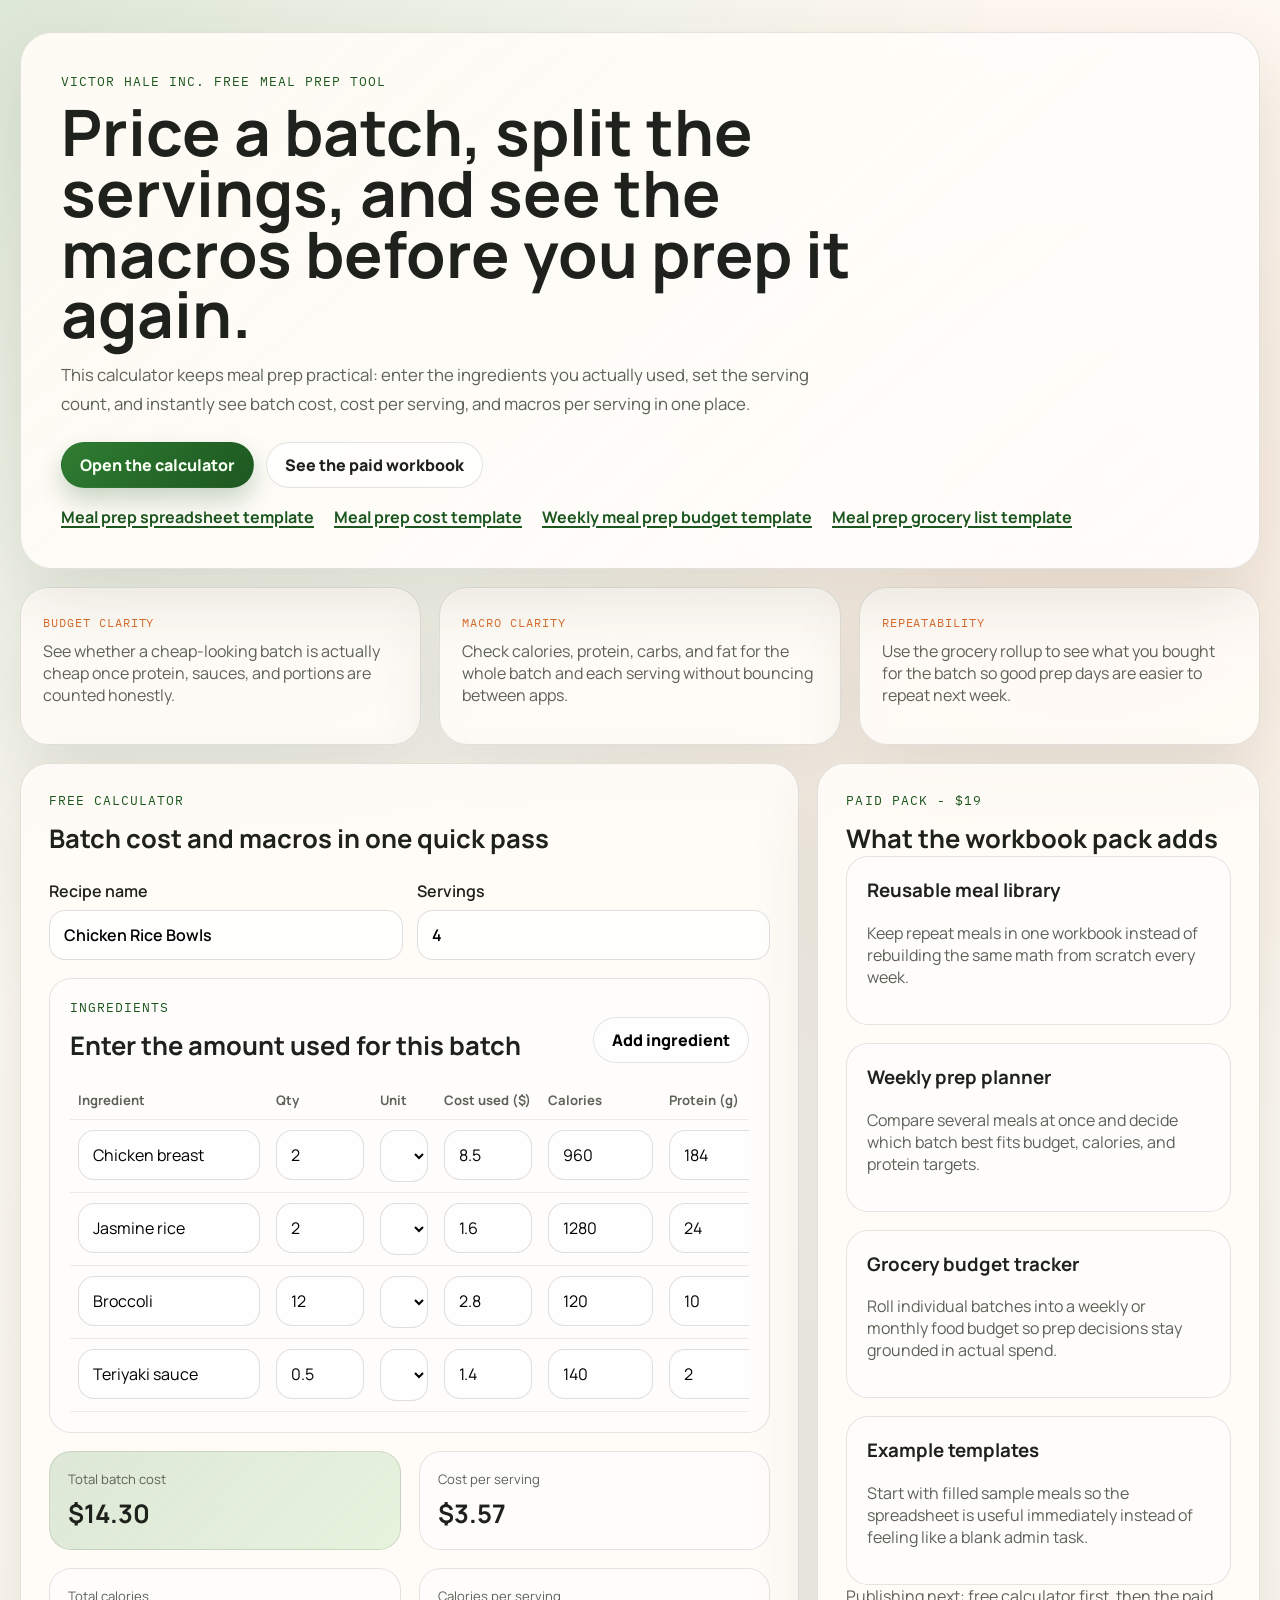
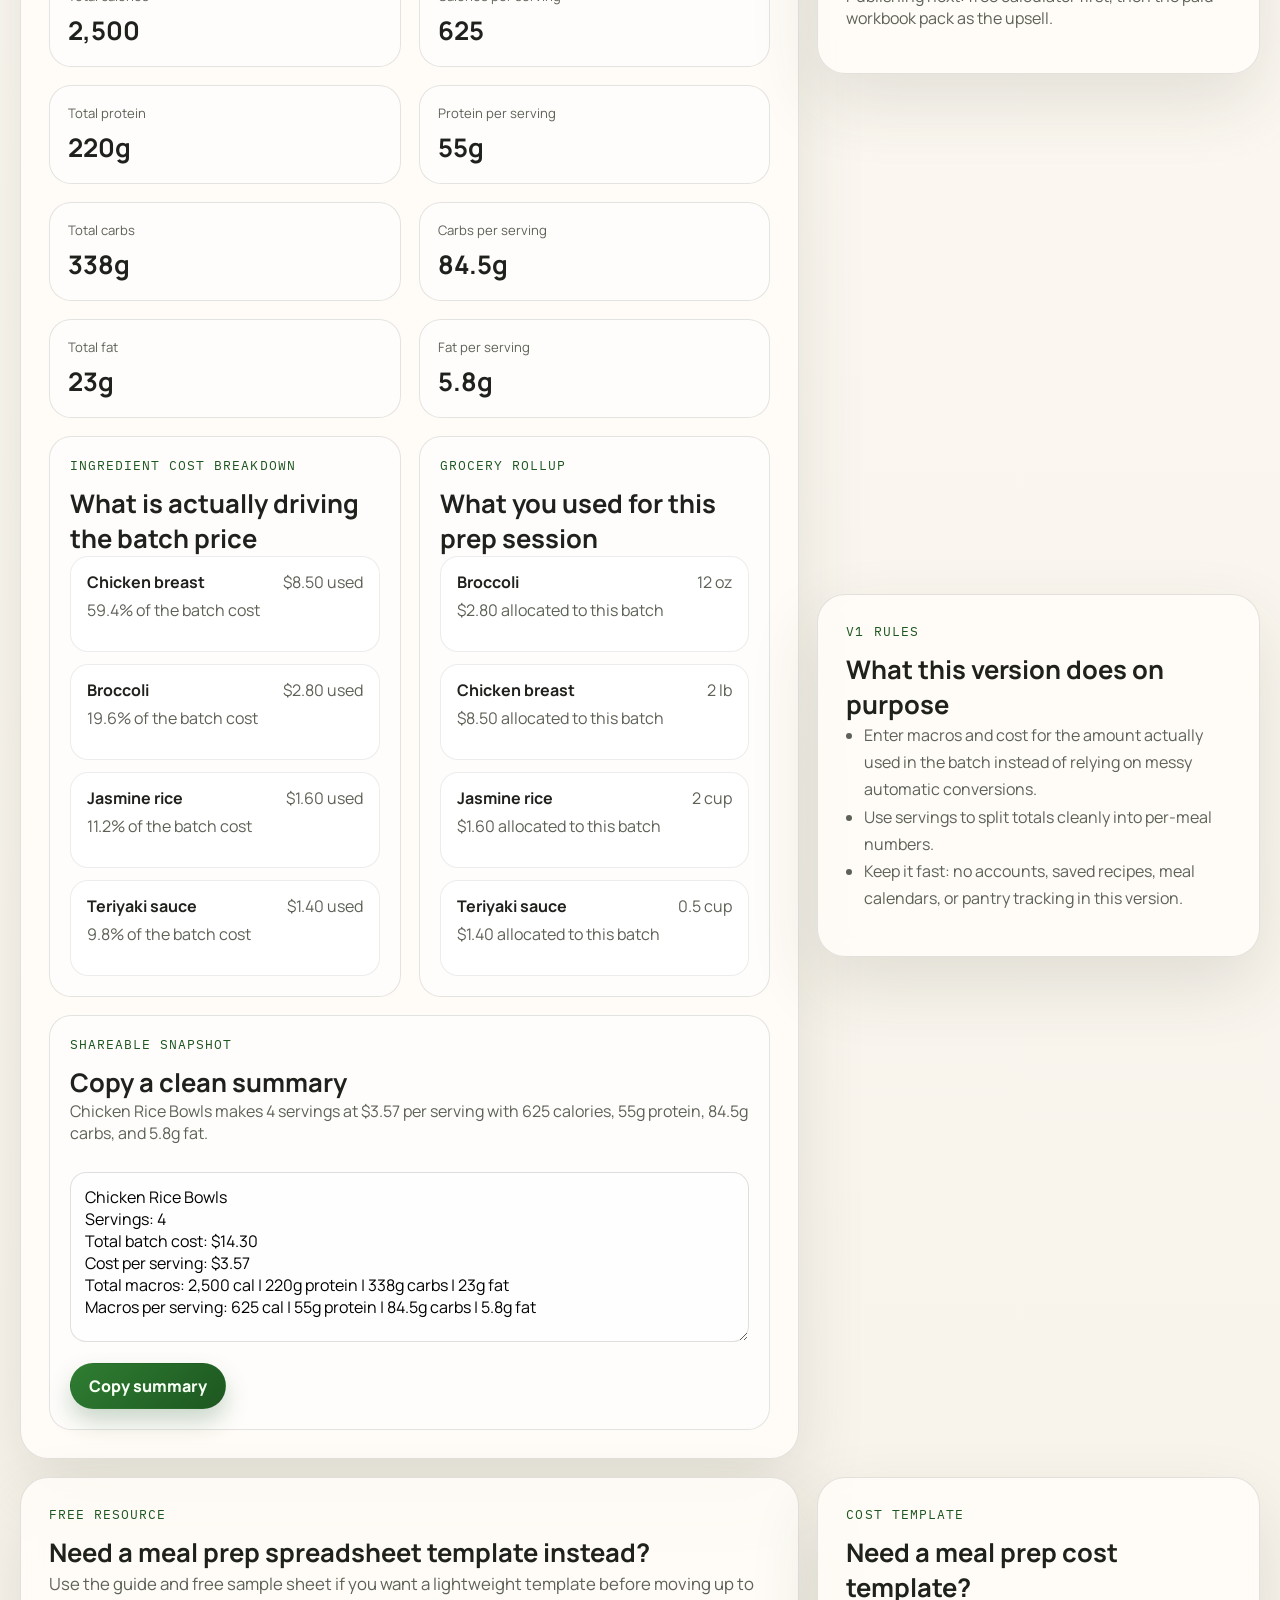
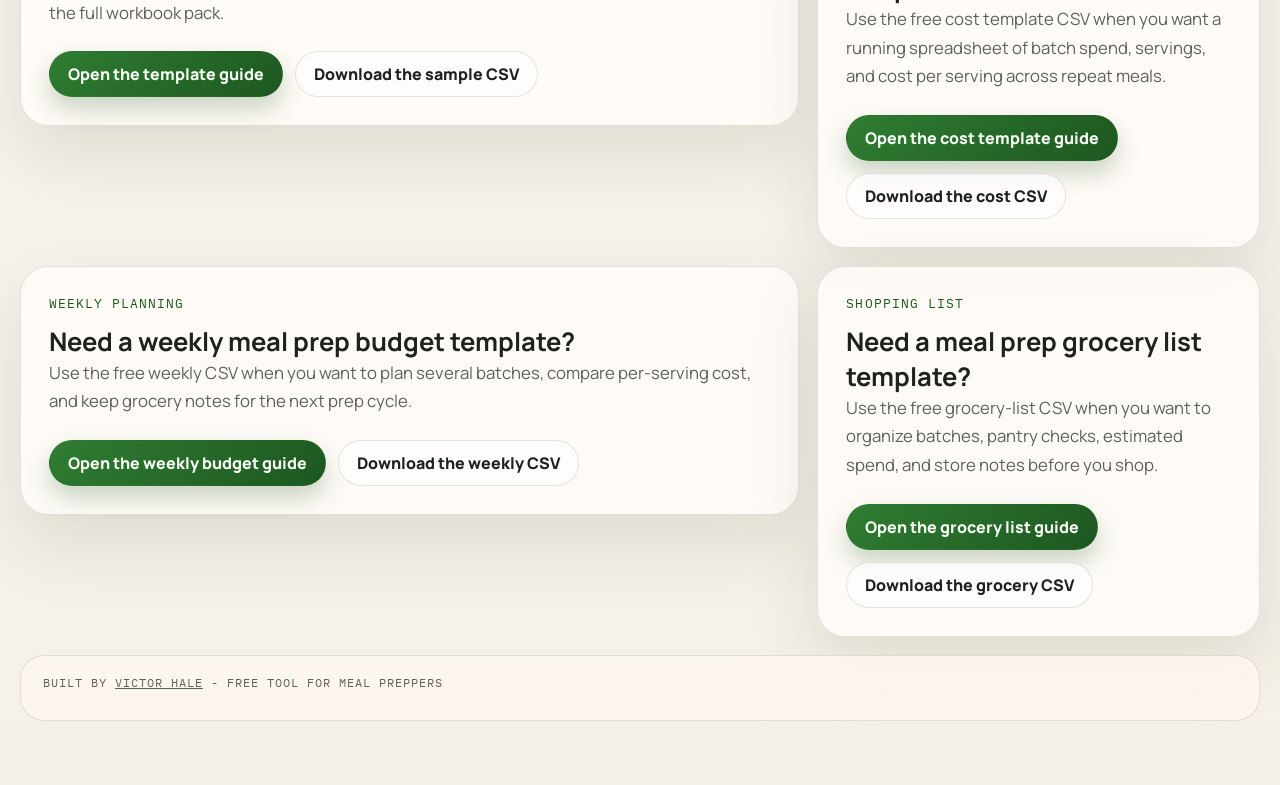
<file: index.html>
<!doctype html>
<html lang="en">
  <head>
    <meta charset="utf-8">
    <meta name="viewport" content="width=device-width, initial-scale=1">
    <title>Meal Prep Cost Calculator</title>
    <meta
      name="description"
      content="Free meal prep cost calculator for batch cooks who want cost per serving and macros per serving in one workflow."
    >
    <link rel="preconnect" href="https://fonts.googleapis.com">
    <link rel="preconnect" href="https://fonts.gstatic.com" crossorigin>
    <link
      href="https://fonts.googleapis.com/css2?family=Manrope:wght@400;500;700;800&family=IBM+Plex+Mono:wght@400;500&display=swap"
      rel="stylesheet"
    >
    <link rel="stylesheet" href="styles.css">
  </head>
  <body>
    <div class="page-shell">
      <header class="hero">
        <p class="eyebrow">Victor Hale Inc. Free Meal Prep Tool</p>
        <h1>Price a batch, split the servings, and see the macros before you prep it again.</h1>
        <p class="hero-copy">
          This calculator keeps meal prep practical: enter the ingredients you actually used, set the serving count,
          and instantly see batch cost, cost per serving, and macros per serving in one place.
        </p>
        <div class="hero-actions">
          <a class="button button-primary" href="#calculator">Open the calculator</a>
          <a class="button button-secondary" href="#paid-pack">See the paid workbook</a>
        </div>
        <div class="resource-links">
          <a href="meal-prep-spreadsheet-template.html">Meal prep spreadsheet template</a>
          <a href="meal-prep-cost-template.html">Meal prep cost template</a>
          <a href="weekly-meal-prep-budget-template.html">Weekly meal prep budget template</a>
          <a href="meal-prep-grocery-list-template.html">Meal prep grocery list template</a>
        </div>
      </header>

      <section class="proof-strip" aria-label="Meal prep tool benefits">
        <article>
          <span>Budget clarity</span>
          <p>See whether a cheap-looking batch is actually cheap once protein, sauces, and portions are counted honestly.</p>
        </article>
        <article>
          <span>Macro clarity</span>
          <p>Check calories, protein, carbs, and fat for the whole batch and each serving without bouncing between apps.</p>
        </article>
        <article>
          <span>Repeatability</span>
          <p>Use the grocery rollup to see what you bought for the batch so good prep days are easier to repeat next week.</p>
        </article>
      </section>

      <main class="content-grid">
        <section class="card calculator-card" id="calculator">
          <div class="card-head">
            <p class="kicker">Free calculator</p>
            <h2>Batch cost and macros in one quick pass</h2>
          </div>

          <div class="recipe-head">
            <label>
              Recipe name
              <input id="recipeName" type="text" value="Chicken Rice Bowls" placeholder="Ex: High-protein burrito bowls">
            </label>
            <label>
              Servings
              <input id="servings" type="number" min="1" step="1" value="4">
            </label>
          </div>

          <div class="table-card">
            <div class="table-head">
              <div>
                <p class="kicker">Ingredients</p>
                <h3>Enter the amount used for this batch</h3>
              </div>
              <button class="button button-secondary" id="addIngredient" type="button">Add ingredient</button>
            </div>
            <div class="ingredient-table-wrap">
              <table class="ingredient-table">
                <thead>
                  <tr>
                    <th>Ingredient</th>
                    <th>Qty</th>
                    <th>Unit</th>
                    <th>Cost used ($)</th>
                    <th>Calories</th>
                    <th>Protein (g)</th>
                    <th>Carbs (g)</th>
                    <th>Fat (g)</th>
                    <th></th>
                  </tr>
                </thead>
                <tbody id="ingredientBody"></tbody>
              </table>
            </div>
          </div>

          <div class="results-panel">
            <div class="result-box accent">
              <span>Total batch cost</span>
              <strong id="totalCost">$0.00</strong>
            </div>
            <div class="result-box">
              <span>Cost per serving</span>
              <strong id="costPerServing">$0.00</strong>
            </div>
            <div class="result-box">
              <span>Total calories</span>
              <strong id="totalCalories">0</strong>
            </div>
            <div class="result-box">
              <span>Calories per serving</span>
              <strong id="caloriesPerServing">0</strong>
            </div>
            <div class="result-box">
              <span>Total protein</span>
              <strong id="totalProtein">0g</strong>
            </div>
            <div class="result-box">
              <span>Protein per serving</span>
              <strong id="proteinPerServing">0g</strong>
            </div>
            <div class="result-box">
              <span>Total carbs</span>
              <strong id="totalCarbs">0g</strong>
            </div>
            <div class="result-box">
              <span>Carbs per serving</span>
              <strong id="carbsPerServing">0g</strong>
            </div>
            <div class="result-box">
              <span>Total fat</span>
              <strong id="totalFat">0g</strong>
            </div>
            <div class="result-box">
              <span>Fat per serving</span>
              <strong id="fatPerServing">0g</strong>
            </div>
          </div>

          <div class="summary-grid">
            <section class="panel">
              <div class="panel-head">
                <p class="kicker">Ingredient cost breakdown</p>
                <h3>What is actually driving the batch price</h3>
              </div>
              <div id="costBreakdown" class="stack-list"></div>
            </section>

            <section class="panel">
              <div class="panel-head">
                <p class="kicker">Grocery rollup</p>
                <h3>What you used for this prep session</h3>
              </div>
              <div id="groceryRollup" class="stack-list"></div>
            </section>
          </div>

          <section class="panel copy-panel">
            <div class="panel-head">
              <p class="kicker">Shareable snapshot</p>
              <h3>Copy a clean summary</h3>
            </div>
            <p id="summaryText" class="summary-text"></p>
            <textarea id="summaryOutput" readonly aria-label="Meal prep summary"></textarea>
            <div class="hero-actions">
              <button class="button button-primary" id="copySummary" type="button">Copy summary</button>
            </div>
          </section>
        </section>

        <section class="card stack-card" id="paid-pack">
          <div class="card-head">
            <p class="kicker">Paid pack - $19</p>
            <h2>What the workbook pack adds</h2>
          </div>
          <div class="workflow-list">
            <article>
              <h3>Reusable meal library</h3>
              <p>Keep repeat meals in one workbook instead of rebuilding the same math from scratch every week.</p>
            </article>
            <article>
              <h3>Weekly prep planner</h3>
              <p>Compare several meals at once and decide which batch best fits budget, calories, and protein targets.</p>
            </article>
            <article>
              <h3>Grocery budget tracker</h3>
              <p>Roll individual batches into a weekly or monthly food budget so prep decisions stay grounded in actual spend.</p>
            </article>
            <article>
              <h3>Example templates</h3>
              <p>Start with filled sample meals so the spreadsheet is useful immediately instead of feeling like a blank admin task.</p>
            </article>
          </div>
          <p class="micro-note">Publishing next: free calculator first, then the paid workbook pack as the upsell.</p>
        </section>

        <section class="card notes-card">
          <div class="card-head">
            <p class="kicker">V1 rules</p>
            <h2>What this version does on purpose</h2>
          </div>
          <ul class="bullet-list">
            <li>Enter macros and cost for the amount actually used in the batch instead of relying on messy automatic conversions.</li>
            <li>Use servings to split totals cleanly into per-meal numbers.</li>
            <li>Keep it fast: no accounts, saved recipes, meal calendars, or pantry tracking in this version.</li>
          </ul>
        </section>

        <section class="card notes-card">
          <div class="card-head">
            <p class="kicker">Free resource</p>
            <h2>Need a meal prep spreadsheet template instead?</h2>
          </div>
          <p class="hero-copy">
            Use the guide and free sample sheet if you want a lightweight template before moving up to the full workbook pack.
          </p>
          <div class="hero-actions">
            <a class="button button-primary" href="meal-prep-spreadsheet-template.html">Open the template guide</a>
            <a class="button button-secondary" href="meal-prep-template-sample.csv">Download the sample CSV</a>
          </div>
        </section>

        <section class="card notes-card">
          <div class="card-head">
            <p class="kicker">Cost template</p>
            <h2>Need a meal prep cost template?</h2>
          </div>
          <p class="hero-copy">
            Use the free cost template CSV when you want a running spreadsheet of batch spend, servings, and cost per serving across repeat meals.
          </p>
          <div class="hero-actions">
            <a class="button button-primary" href="meal-prep-cost-template.html">Open the cost template guide</a>
            <a class="button button-secondary" href="meal-prep-cost-template.csv">Download the cost CSV</a>
          </div>
        </section>

        <section class="card notes-card">
          <div class="card-head">
            <p class="kicker">Weekly planning</p>
            <h2>Need a weekly meal prep budget template?</h2>
          </div>
          <p class="hero-copy">
            Use the free weekly CSV when you want to plan several batches, compare per-serving cost, and keep grocery notes for the next prep cycle.
          </p>
          <div class="hero-actions">
            <a class="button button-primary" href="weekly-meal-prep-budget-template.html">Open the weekly budget guide</a>
            <a class="button button-secondary" href="weekly-meal-prep-budget-template.csv">Download the weekly CSV</a>
          </div>
        </section>

        <section class="card notes-card">
          <div class="card-head">
            <p class="kicker">Shopping list</p>
            <h2>Need a meal prep grocery list template?</h2>
          </div>
          <p class="hero-copy">
            Use the free grocery-list CSV when you want to organize batches, pantry checks, estimated spend, and store notes before you shop.
          </p>
          <div class="hero-actions">
            <a class="button button-primary" href="meal-prep-grocery-list-template.html">Open the grocery list guide</a>
            <a class="button button-secondary" href="meal-prep-grocery-list-template.csv">Download the grocery CSV</a>
          </div>
        </section>
      </main>

      <template id="ingredientRowTemplate">
        <tr class="ingredient-row">
          <td><input data-field="name" type="text" placeholder="Chicken breast"></td>
          <td><input data-field="quantity" type="number" min="0" step="0.01" placeholder="1.5"></td>
          <td>
            <select data-field="unit">
              <option value="lb">lb</option>
              <option value="oz">oz</option>
              <option value="g">g</option>
              <option value="kg">kg</option>
              <option value="cup">cup</option>
              <option value="tbsp">tbsp</option>
              <option value="tsp">tsp</option>
              <option value="unit">unit</option>
              <option value="can">can</option>
              <option value="bag">bag</option>
              <option value="other">other</option>
            </select>
          </td>
          <td><input data-field="cost" type="number" min="0" step="0.01" placeholder="4.99"></td>
          <td><input data-field="calories" type="number" min="0" step="1" placeholder="660"></td>
          <td><input data-field="protein" type="number" min="0" step="0.1" placeholder="124"></td>
          <td><input data-field="carbs" type="number" min="0" step="0.1" placeholder="0"></td>
          <td><input data-field="fat" type="number" min="0" step="0.1" placeholder="14"></td>
          <td><button class="icon-button remove-row" type="button" aria-label="Remove ingredient">x</button></td>
        </tr>
      </template>

      <footer class="source-note">
        <p>Built by <a href="https://victorhale1.gumroad.com" target="_blank" rel="noopener">Victor Hale</a> - Free tool for meal preppers</p>
      </footer>
    </div>

    <script src="app.js"></script>
  </body>
</html>
</file>
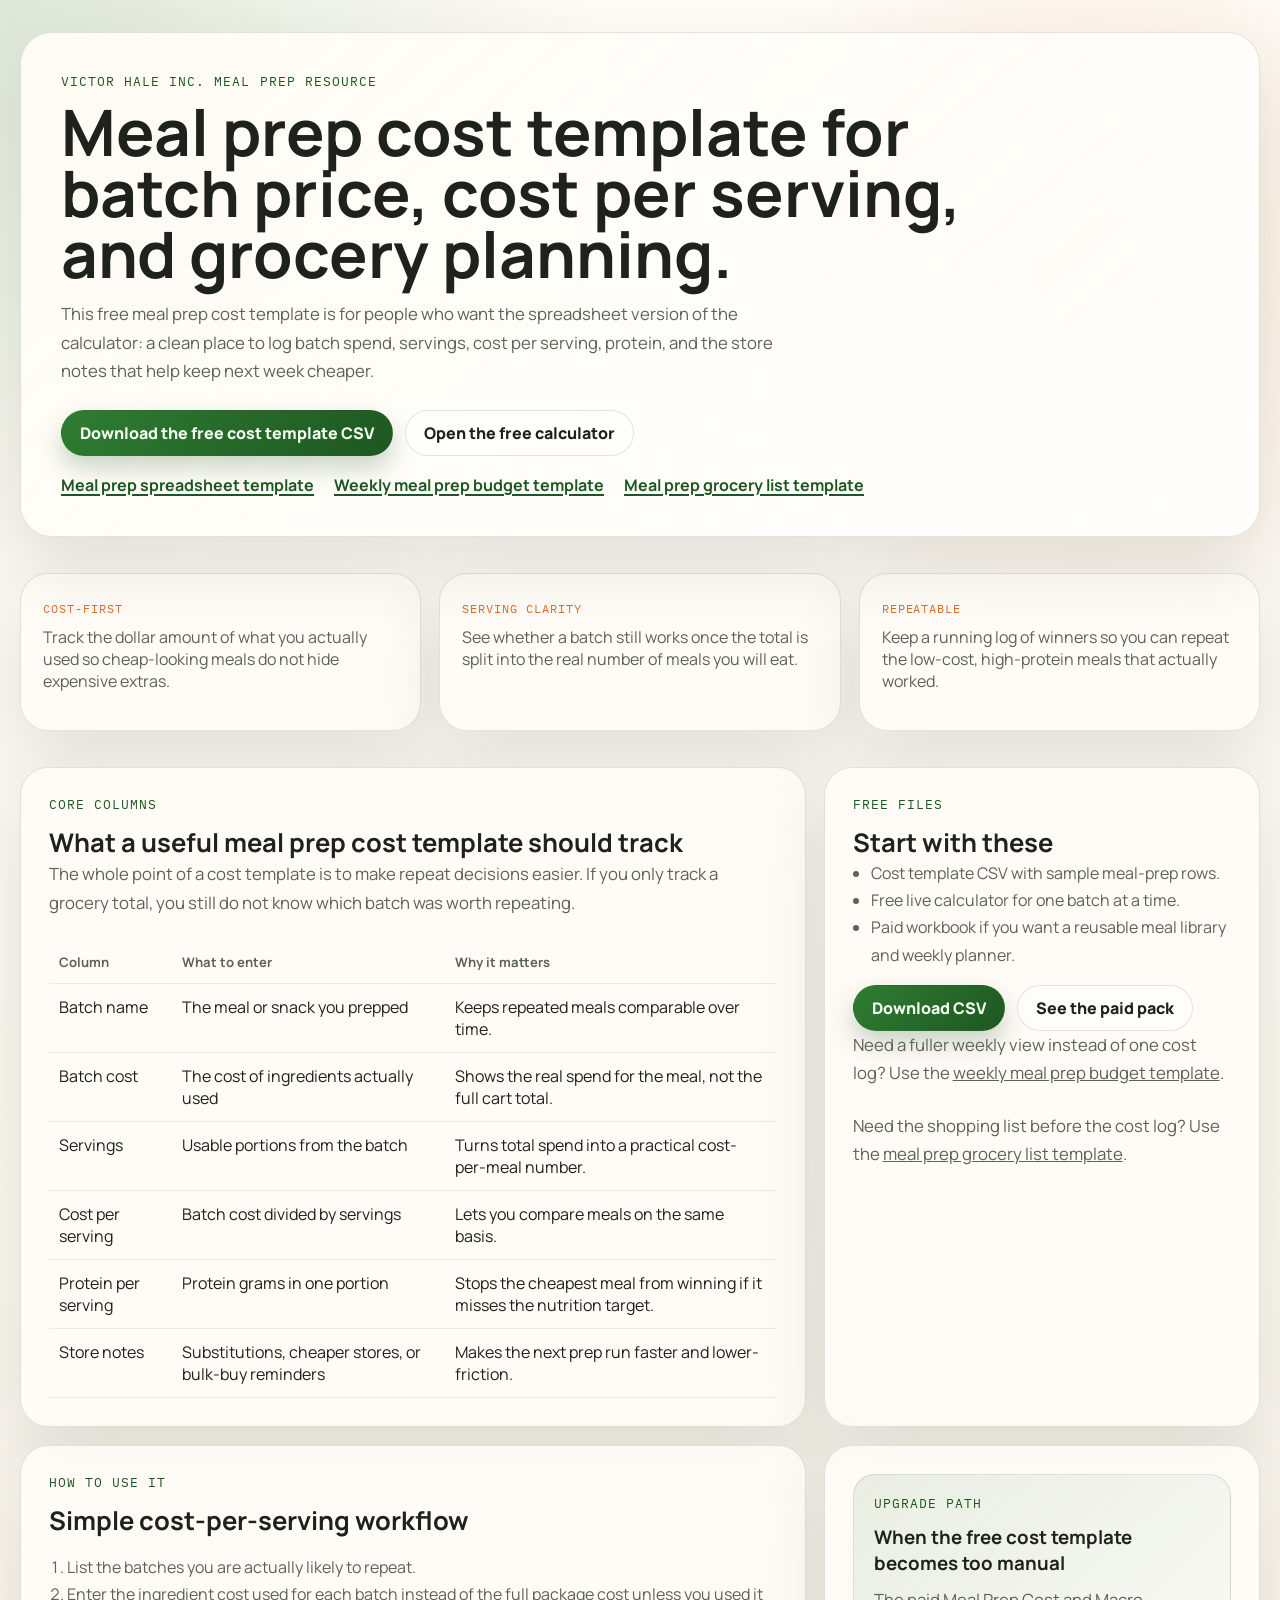
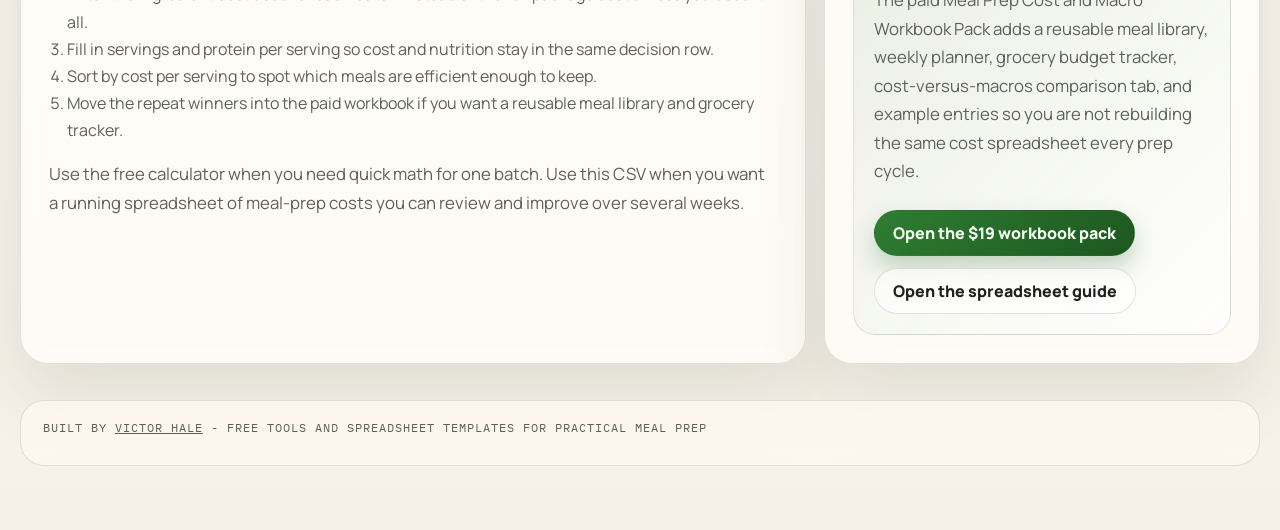
<file: meal-prep-cost-template.html>
<!doctype html>
<html lang="en">
  <head>
    <meta charset="utf-8">
    <meta name="viewport" content="width=device-width, initial-scale=1">
    <title>Meal Prep Cost Template</title>
    <meta
      name="description"
      content="Free meal prep cost template with batch cost, servings, cost per serving, and grocery notes for cheaper repeatable meal prep."
    >
    <link rel="preconnect" href="https://fonts.googleapis.com">
    <link rel="preconnect" href="https://fonts.gstatic.com" crossorigin>
    <link
      href="https://fonts.googleapis.com/css2?family=Manrope:wght@400;500;700;800&family=IBM+Plex+Mono:wght@400;500&display=swap"
      rel="stylesheet"
    >
    <link rel="stylesheet" href="styles.css">
  </head>
  <body>
    <div class="page-shell article-shell">
      <header class="hero">
        <p class="eyebrow">Victor Hale Inc. Meal Prep Resource</p>
        <h1>Meal prep cost template for batch price, cost per serving, and grocery planning.</h1>
        <p class="hero-copy">
          This free meal prep cost template is for people who want the spreadsheet version of the calculator:
          a clean place to log batch spend, servings, cost per serving, protein, and the store notes that help
          keep next week cheaper.
        </p>
        <div class="hero-actions">
          <a class="button button-primary" href="meal-prep-cost-template.csv">Download the free cost template CSV</a>
          <a class="button button-secondary" href="index.html">Open the free calculator</a>
        </div>
        <div class="resource-links">
          <a href="meal-prep-spreadsheet-template.html">Meal prep spreadsheet template</a>
          <a href="weekly-meal-prep-budget-template.html">Weekly meal prep budget template</a>
          <a href="meal-prep-grocery-list-template.html">Meal prep grocery list template</a>
        </div>
      </header>

      <section class="proof-strip" aria-label="Meal prep cost template benefits">
        <article>
          <span>Cost-first</span>
          <p>Track the dollar amount of what you actually used so cheap-looking meals do not hide expensive extras.</p>
        </article>
        <article>
          <span>Serving clarity</span>
          <p>See whether a batch still works once the total is split into the real number of meals you will eat.</p>
        </article>
        <article>
          <span>Repeatable</span>
          <p>Keep a running log of winners so you can repeat the low-cost, high-protein meals that actually worked.</p>
        </article>
      </section>

      <main class="article-layout">
        <section class="card">
          <div class="card-head">
            <p class="kicker">Core columns</p>
            <h2>What a useful meal prep cost template should track</h2>
          </div>
          <p class="hero-copy">
            The whole point of a cost template is to make repeat decisions easier. If you only track a grocery total,
            you still do not know which batch was worth repeating.
          </p>
          <table class="template-table">
            <thead>
              <tr>
                <th>Column</th>
                <th>What to enter</th>
                <th>Why it matters</th>
              </tr>
            </thead>
            <tbody>
              <tr>
                <td>Batch name</td>
                <td>The meal or snack you prepped</td>
                <td>Keeps repeated meals comparable over time.</td>
              </tr>
              <tr>
                <td>Batch cost</td>
                <td>The cost of ingredients actually used</td>
                <td>Shows the real spend for the meal, not the full cart total.</td>
              </tr>
              <tr>
                <td>Servings</td>
                <td>Usable portions from the batch</td>
                <td>Turns total spend into a practical cost-per-meal number.</td>
              </tr>
              <tr>
                <td>Cost per serving</td>
                <td>Batch cost divided by servings</td>
                <td>Lets you compare meals on the same basis.</td>
              </tr>
              <tr>
                <td>Protein per serving</td>
                <td>Protein grams in one portion</td>
                <td>Stops the cheapest meal from winning if it misses the nutrition target.</td>
              </tr>
              <tr>
                <td>Store notes</td>
                <td>Substitutions, cheaper stores, or bulk-buy reminders</td>
                <td>Makes the next prep run faster and lower-friction.</td>
              </tr>
            </tbody>
          </table>
        </section>

        <aside class="card">
          <div class="card-head">
            <p class="kicker">Free files</p>
            <h2>Start with these</h2>
          </div>
          <ul class="check-list">
            <li>Cost template CSV with sample meal-prep rows.</li>
            <li>Free live calculator for one batch at a time.</li>
            <li>Paid workbook if you want a reusable meal library and weekly planner.</li>
          </ul>
          <div class="hero-actions">
            <a class="button button-primary" href="meal-prep-cost-template.csv">Download CSV</a>
            <a class="button button-secondary" href="https://victorhale1.gumroad.com/l/czrjg" target="_blank" rel="noopener">See the paid pack</a>
          </div>
          <p class="hero-copy">
            Need a fuller weekly view instead of one cost log? Use the
            <a href="weekly-meal-prep-budget-template.html">weekly meal prep budget template</a>.
          </p>
          <p class="hero-copy">
            Need the shopping list before the cost log? Use the
            <a href="meal-prep-grocery-list-template.html">meal prep grocery list template</a>.
          </p>
        </aside>

        <section class="card">
          <div class="card-head">
            <p class="kicker">How to use it</p>
            <h2>Simple cost-per-serving workflow</h2>
          </div>
          <ol class="number-list">
            <li>List the batches you are actually likely to repeat.</li>
            <li>Enter the ingredient cost used for each batch instead of the full package cost unless you used it all.</li>
            <li>Fill in servings and protein per serving so cost and nutrition stay in the same decision row.</li>
            <li>Sort by cost per serving to spot which meals are efficient enough to keep.</li>
            <li>Move the repeat winners into the paid workbook if you want a reusable meal library and grocery tracker.</li>
          </ol>
          <p class="hero-copy">
            Use the free calculator when you need quick math for one batch. Use this CSV when you want a running spreadsheet
            of meal-prep costs you can review and improve over several weeks.
          </p>
        </section>

        <section class="card">
          <div class="cta-box">
            <p class="kicker">Upgrade path</p>
            <h3>When the free cost template becomes too manual</h3>
            <p class="hero-copy">
              The paid Meal Prep Cost and Macro Workbook Pack adds a reusable meal library, weekly planner, grocery budget tracker,
              cost-versus-macros comparison tab, and example entries so you are not rebuilding the same cost spreadsheet every prep cycle.
            </p>
            <div class="hero-actions">
              <a class="button button-primary" href="https://victorhale1.gumroad.com/l/czrjg" target="_blank" rel="noopener">Open the $19 workbook pack</a>
              <a class="button button-secondary" href="meal-prep-spreadsheet-template.html">Open the spreadsheet guide</a>
            </div>
          </div>
        </section>
      </main>

      <footer class="source-note">
        <p>Built by <a href="https://victorhale1.gumroad.com" target="_blank" rel="noopener">Victor Hale</a> - Free tools and spreadsheet templates for practical meal prep</p>
      </footer>
    </div>
  </body>
</html>
</file>
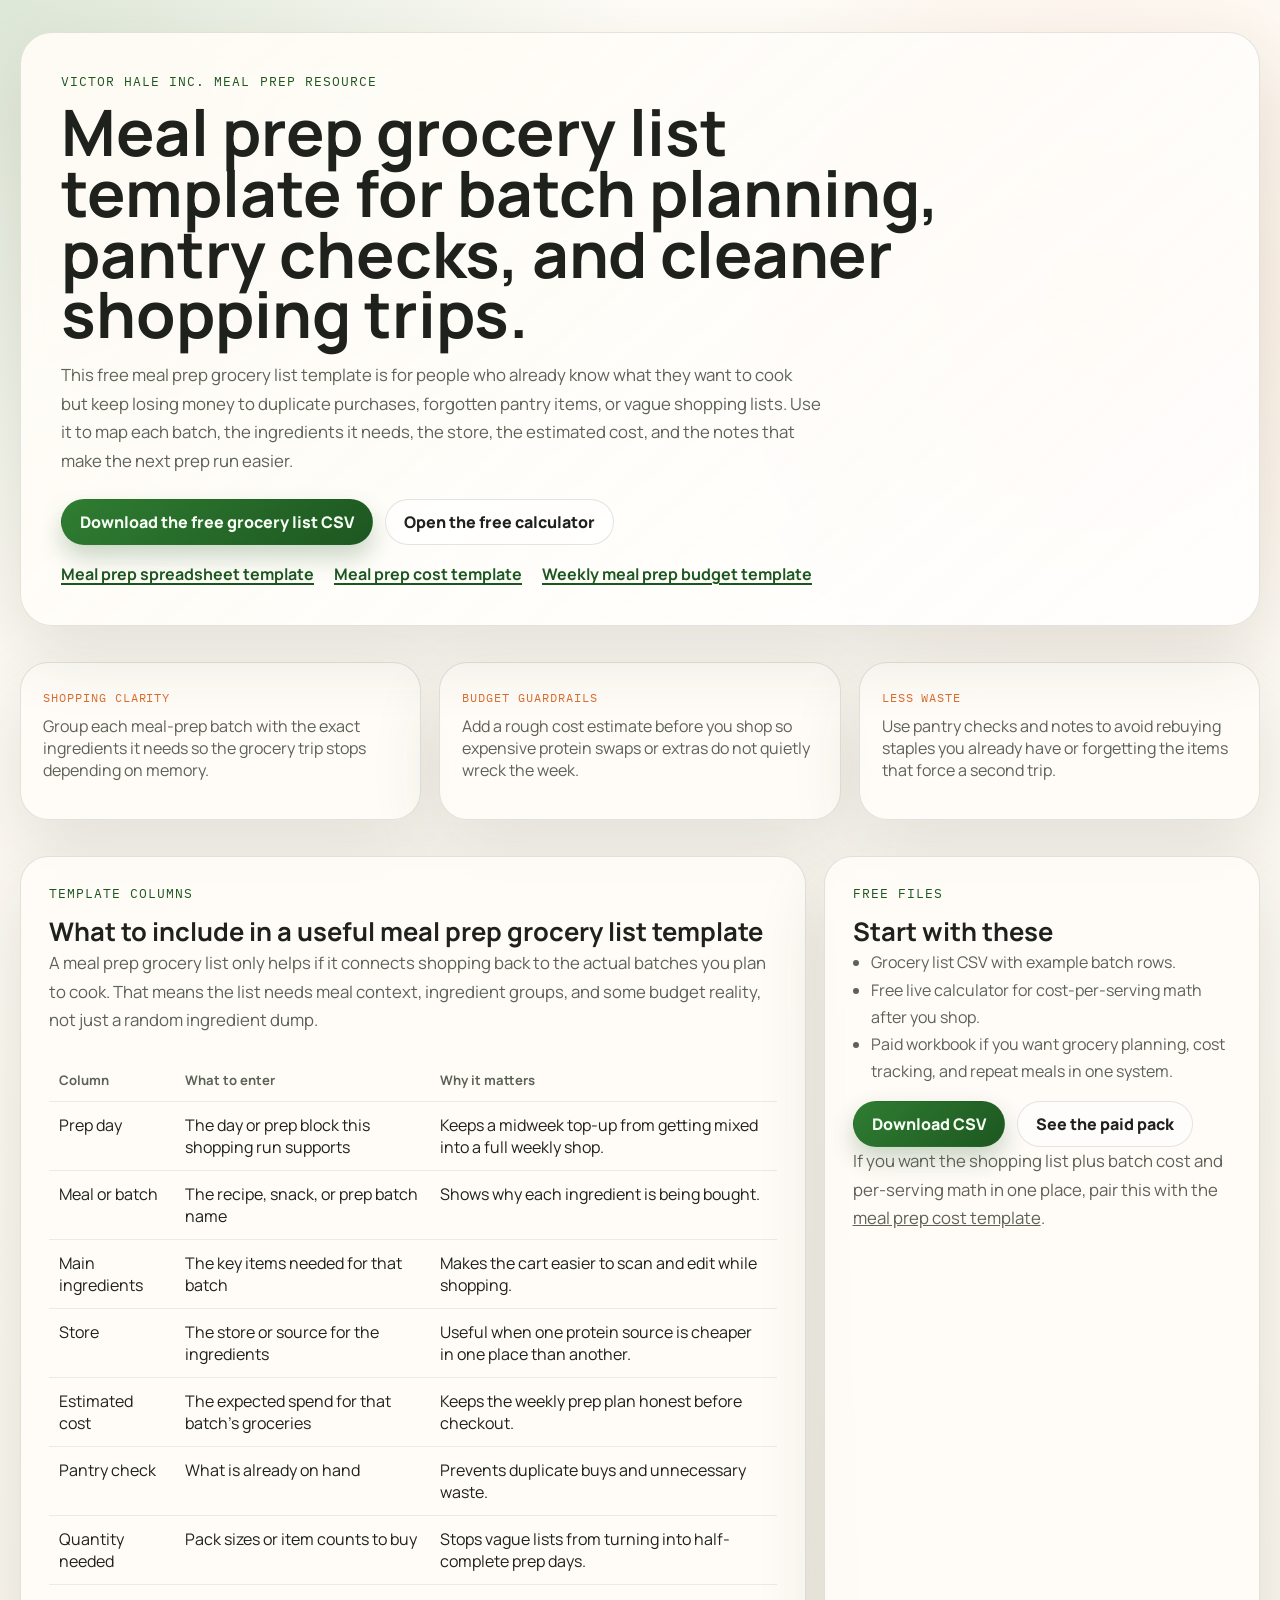
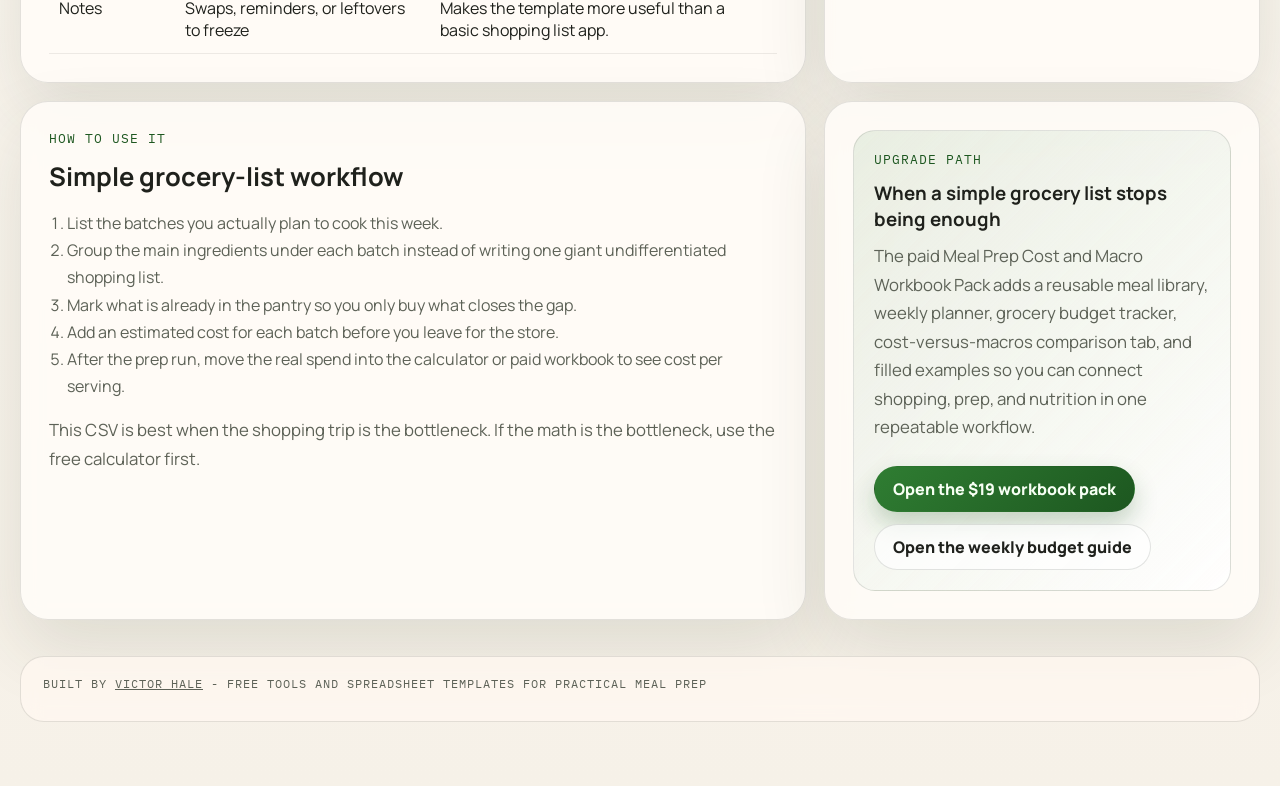
<file: meal-prep-grocery-list-template.html>
<!doctype html>
<html lang="en">
  <head>
    <meta charset="utf-8">
    <meta name="viewport" content="width=device-width, initial-scale=1">
    <title>Meal Prep Grocery List Template</title>
    <meta
      name="description"
      content="Free meal prep grocery list template with batch names, ingredient lists, estimated cost, pantry checks, and shopping notes."
    >
    <link rel="preconnect" href="https://fonts.googleapis.com">
    <link rel="preconnect" href="https://fonts.gstatic.com" crossorigin>
    <link
      href="https://fonts.googleapis.com/css2?family=Manrope:wght@400;500;700;800&family=IBM+Plex+Mono:wght@400;500&display=swap"
      rel="stylesheet"
    >
    <link rel="stylesheet" href="styles.css">
  </head>
  <body>
    <div class="page-shell article-shell">
      <header class="hero">
        <p class="eyebrow">Victor Hale Inc. Meal Prep Resource</p>
        <h1>Meal prep grocery list template for batch planning, pantry checks, and cleaner shopping trips.</h1>
        <p class="hero-copy">
          This free meal prep grocery list template is for people who already know what they want to cook but keep
          losing money to duplicate purchases, forgotten pantry items, or vague shopping lists. Use it to map each batch,
          the ingredients it needs, the store, the estimated cost, and the notes that make the next prep run easier.
        </p>
        <div class="hero-actions">
          <a class="button button-primary" href="meal-prep-grocery-list-template.csv">Download the free grocery list CSV</a>
          <a class="button button-secondary" href="index.html">Open the free calculator</a>
        </div>
        <div class="resource-links">
          <a href="meal-prep-spreadsheet-template.html">Meal prep spreadsheet template</a>
          <a href="meal-prep-cost-template.html">Meal prep cost template</a>
          <a href="weekly-meal-prep-budget-template.html">Weekly meal prep budget template</a>
        </div>
      </header>

      <section class="proof-strip" aria-label="Meal prep grocery list template benefits">
        <article>
          <span>Shopping clarity</span>
          <p>Group each meal-prep batch with the exact ingredients it needs so the grocery trip stops depending on memory.</p>
        </article>
        <article>
          <span>Budget guardrails</span>
          <p>Add a rough cost estimate before you shop so expensive protein swaps or extras do not quietly wreck the week.</p>
        </article>
        <article>
          <span>Less waste</span>
          <p>Use pantry checks and notes to avoid rebuying staples you already have or forgetting the items that force a second trip.</p>
        </article>
      </section>

      <main class="article-layout">
        <section class="card">
          <div class="card-head">
            <p class="kicker">Template columns</p>
            <h2>What to include in a useful meal prep grocery list template</h2>
          </div>
          <p class="hero-copy">
            A meal prep grocery list only helps if it connects shopping back to the actual batches you plan to cook.
            That means the list needs meal context, ingredient groups, and some budget reality, not just a random ingredient dump.
          </p>
          <table class="template-table">
            <thead>
              <tr>
                <th>Column</th>
                <th>What to enter</th>
                <th>Why it matters</th>
              </tr>
            </thead>
            <tbody>
              <tr>
                <td>Prep day</td>
                <td>The day or prep block this shopping run supports</td>
                <td>Keeps a midweek top-up from getting mixed into a full weekly shop.</td>
              </tr>
              <tr>
                <td>Meal or batch</td>
                <td>The recipe, snack, or prep batch name</td>
                <td>Shows why each ingredient is being bought.</td>
              </tr>
              <tr>
                <td>Main ingredients</td>
                <td>The key items needed for that batch</td>
                <td>Makes the cart easier to scan and edit while shopping.</td>
              </tr>
              <tr>
                <td>Store</td>
                <td>The store or source for the ingredients</td>
                <td>Useful when one protein source is cheaper in one place than another.</td>
              </tr>
              <tr>
                <td>Estimated cost</td>
                <td>The expected spend for that batch's groceries</td>
                <td>Keeps the weekly prep plan honest before checkout.</td>
              </tr>
              <tr>
                <td>Pantry check</td>
                <td>What is already on hand</td>
                <td>Prevents duplicate buys and unnecessary waste.</td>
              </tr>
              <tr>
                <td>Quantity needed</td>
                <td>Pack sizes or item counts to buy</td>
                <td>Stops vague lists from turning into half-complete prep days.</td>
              </tr>
              <tr>
                <td>Notes</td>
                <td>Swaps, reminders, or leftovers to freeze</td>
                <td>Makes the template more useful than a basic shopping list app.</td>
              </tr>
            </tbody>
          </table>
        </section>

        <aside class="card">
          <div class="card-head">
            <p class="kicker">Free files</p>
            <h2>Start with these</h2>
          </div>
          <ul class="check-list">
            <li>Grocery list CSV with example batch rows.</li>
            <li>Free live calculator for cost-per-serving math after you shop.</li>
            <li>Paid workbook if you want grocery planning, cost tracking, and repeat meals in one system.</li>
          </ul>
          <div class="hero-actions">
            <a class="button button-primary" href="meal-prep-grocery-list-template.csv">Download CSV</a>
            <a class="button button-secondary" href="https://victorhale1.gumroad.com/l/czrjg" target="_blank" rel="noopener">See the paid pack</a>
          </div>
          <p class="hero-copy">
            If you want the shopping list plus batch cost and per-serving math in one place, pair this with the
            <a href="meal-prep-cost-template.html">meal prep cost template</a>.
          </p>
        </aside>

        <section class="card">
          <div class="card-head">
            <p class="kicker">How to use it</p>
            <h2>Simple grocery-list workflow</h2>
          </div>
          <ol class="number-list">
            <li>List the batches you actually plan to cook this week.</li>
            <li>Group the main ingredients under each batch instead of writing one giant undifferentiated shopping list.</li>
            <li>Mark what is already in the pantry so you only buy what closes the gap.</li>
            <li>Add an estimated cost for each batch before you leave for the store.</li>
            <li>After the prep run, move the real spend into the calculator or paid workbook to see cost per serving.</li>
          </ol>
          <p class="hero-copy">
            This CSV is best when the shopping trip is the bottleneck. If the math is the bottleneck, use the free calculator first.
          </p>
        </section>

        <section class="card">
          <div class="cta-box">
            <p class="kicker">Upgrade path</p>
            <h3>When a simple grocery list stops being enough</h3>
            <p class="hero-copy">
              The paid Meal Prep Cost and Macro Workbook Pack adds a reusable meal library, weekly planner, grocery budget tracker,
              cost-versus-macros comparison tab, and filled examples so you can connect shopping, prep, and nutrition in one repeatable workflow.
            </p>
            <div class="hero-actions">
              <a class="button button-primary" href="https://victorhale1.gumroad.com/l/czrjg" target="_blank" rel="noopener">Open the $19 workbook pack</a>
              <a class="button button-secondary" href="weekly-meal-prep-budget-template.html">Open the weekly budget guide</a>
            </div>
          </div>
        </section>
      </main>

      <footer class="source-note">
        <p>Built by <a href="https://victorhale1.gumroad.com" target="_blank" rel="noopener">Victor Hale</a> - Free tools and spreadsheet templates for practical meal prep</p>
      </footer>
    </div>
  </body>
</html>
</file>
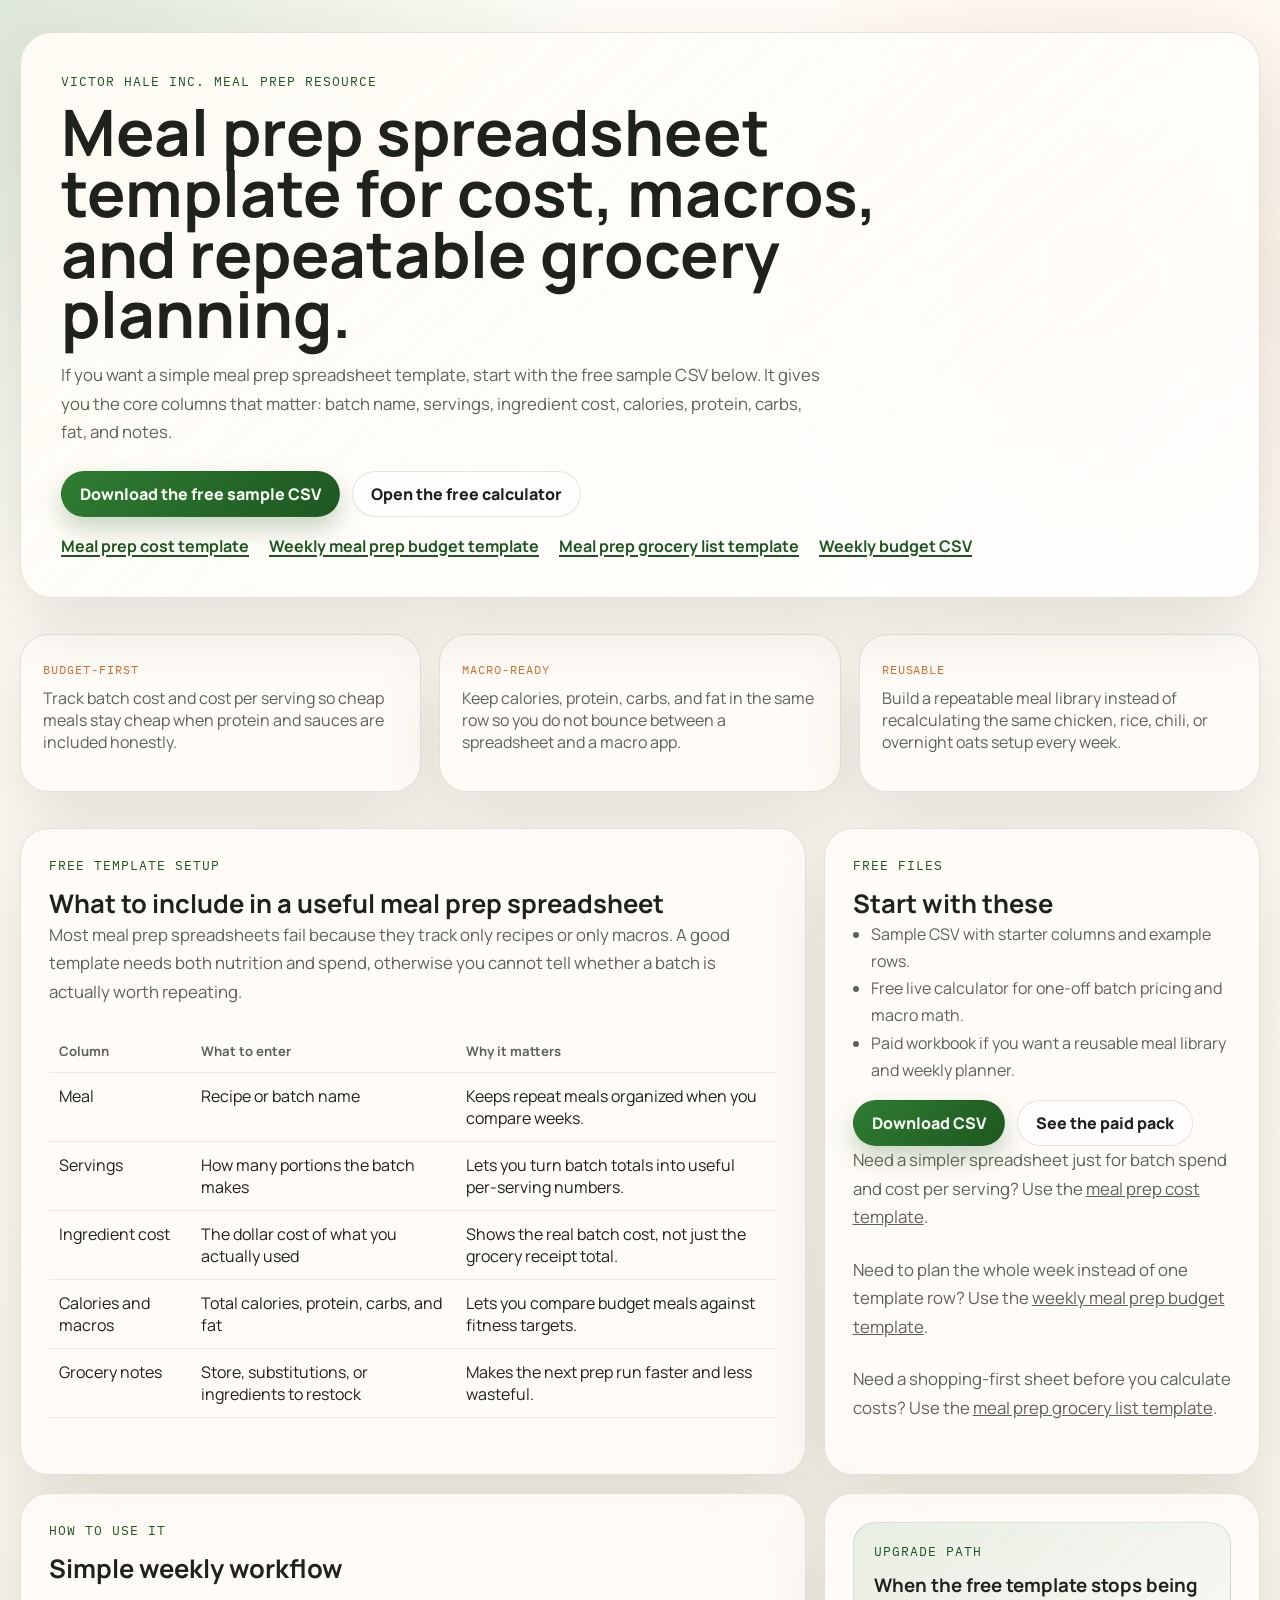
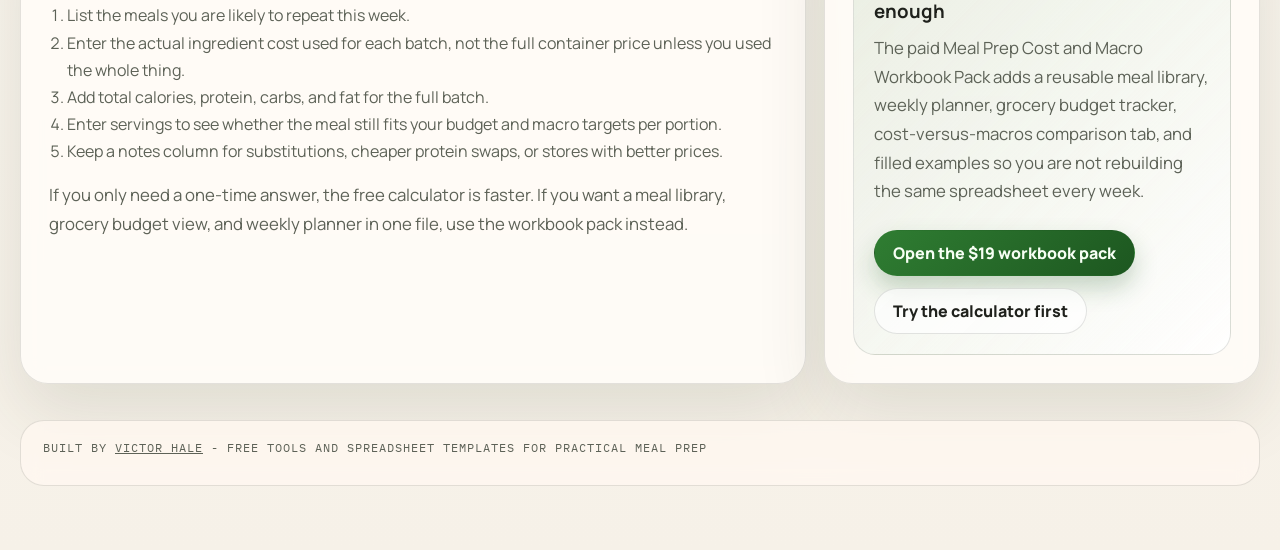
<file: meal-prep-spreadsheet-template.html>
<!doctype html>
<html lang="en">
  <head>
    <meta charset="utf-8">
    <meta name="viewport" content="width=device-width, initial-scale=1">
    <title>Meal Prep Spreadsheet Template</title>
    <meta
      name="description"
      content="Free meal prep spreadsheet template guide with the core columns to track batch cost, macros, servings, and grocery needs."
    >
    <link rel="preconnect" href="https://fonts.googleapis.com">
    <link rel="preconnect" href="https://fonts.gstatic.com" crossorigin>
    <link
      href="https://fonts.googleapis.com/css2?family=Manrope:wght@400;500;700;800&family=IBM+Plex+Mono:wght@400;500&display=swap"
      rel="stylesheet"
    >
    <link rel="stylesheet" href="styles.css">
  </head>
  <body>
    <div class="page-shell article-shell">
      <header class="hero">
        <p class="eyebrow">Victor Hale Inc. Meal Prep Resource</p>
        <h1>Meal prep spreadsheet template for cost, macros, and repeatable grocery planning.</h1>
        <p class="hero-copy">
          If you want a simple meal prep spreadsheet template, start with the free sample CSV below. It gives you
          the core columns that matter: batch name, servings, ingredient cost, calories, protein, carbs, fat, and notes.
        </p>
        <div class="hero-actions">
          <a class="button button-primary" href="meal-prep-template-sample.csv">Download the free sample CSV</a>
          <a class="button button-secondary" href="index.html">Open the free calculator</a>
        </div>
        <div class="resource-links">
          <a href="meal-prep-cost-template.html">Meal prep cost template</a>
          <a href="weekly-meal-prep-budget-template.html">Weekly meal prep budget template</a>
          <a href="meal-prep-grocery-list-template.html">Meal prep grocery list template</a>
          <a href="weekly-meal-prep-budget-template.csv">Weekly budget CSV</a>
        </div>
      </header>

      <section class="proof-strip" aria-label="Template benefits">
        <article>
          <span>Budget-first</span>
          <p>Track batch cost and cost per serving so cheap meals stay cheap when protein and sauces are included honestly.</p>
        </article>
        <article>
          <span>Macro-ready</span>
          <p>Keep calories, protein, carbs, and fat in the same row so you do not bounce between a spreadsheet and a macro app.</p>
        </article>
        <article>
          <span>Reusable</span>
          <p>Build a repeatable meal library instead of recalculating the same chicken, rice, chili, or overnight oats setup every week.</p>
        </article>
      </section>

      <main class="article-layout">
        <section class="card">
          <div class="card-head">
            <p class="kicker">Free template setup</p>
            <h2>What to include in a useful meal prep spreadsheet</h2>
          </div>
          <p class="hero-copy">
            Most meal prep spreadsheets fail because they track only recipes or only macros. A good template needs both nutrition and spend,
            otherwise you cannot tell whether a batch is actually worth repeating.
          </p>
          <table class="template-table">
            <thead>
              <tr>
                <th>Column</th>
                <th>What to enter</th>
                <th>Why it matters</th>
              </tr>
            </thead>
            <tbody>
              <tr>
                <td>Meal</td>
                <td>Recipe or batch name</td>
                <td>Keeps repeat meals organized when you compare weeks.</td>
              </tr>
              <tr>
                <td>Servings</td>
                <td>How many portions the batch makes</td>
                <td>Lets you turn batch totals into useful per-serving numbers.</td>
              </tr>
              <tr>
                <td>Ingredient cost</td>
                <td>The dollar cost of what you actually used</td>
                <td>Shows the real batch cost, not just the grocery receipt total.</td>
              </tr>
              <tr>
                <td>Calories and macros</td>
                <td>Total calories, protein, carbs, and fat</td>
                <td>Lets you compare budget meals against fitness targets.</td>
              </tr>
              <tr>
                <td>Grocery notes</td>
                <td>Store, substitutions, or ingredients to restock</td>
                <td>Makes the next prep run faster and less wasteful.</td>
              </tr>
            </tbody>
          </table>
        </section>

        <aside class="card">
          <div class="card-head">
            <p class="kicker">Free files</p>
            <h2>Start with these</h2>
          </div>
          <ul class="check-list">
            <li>Sample CSV with starter columns and example rows.</li>
            <li>Free live calculator for one-off batch pricing and macro math.</li>
            <li>Paid workbook if you want a reusable meal library and weekly planner.</li>
          </ul>
          <div class="hero-actions">
            <a class="button button-primary" href="meal-prep-template-sample.csv">Download CSV</a>
            <a class="button button-secondary" href="https://victorhale1.gumroad.com/l/czrjg" target="_blank" rel="noopener">See the paid pack</a>
          </div>
          <p class="hero-copy">
            Need a simpler spreadsheet just for batch spend and cost per serving? Use the
            <a href="meal-prep-cost-template.html">meal prep cost template</a>.
          </p>
          <p class="hero-copy">
            Need to plan the whole week instead of one template row? Use the
            <a href="weekly-meal-prep-budget-template.html">weekly meal prep budget template</a>.
          </p>
          <p class="hero-copy">
            Need a shopping-first sheet before you calculate costs? Use the
            <a href="meal-prep-grocery-list-template.html">meal prep grocery list template</a>.
          </p>
        </aside>

        <section class="card">
          <div class="card-head">
            <p class="kicker">How to use it</p>
            <h2>Simple weekly workflow</h2>
          </div>
          <ol class="number-list">
            <li>List the meals you are likely to repeat this week.</li>
            <li>Enter the actual ingredient cost used for each batch, not the full container price unless you used the whole thing.</li>
            <li>Add total calories, protein, carbs, and fat for the full batch.</li>
            <li>Enter servings to see whether the meal still fits your budget and macro targets per portion.</li>
            <li>Keep a notes column for substitutions, cheaper protein swaps, or stores with better prices.</li>
          </ol>
          <p class="hero-copy">
            If you only need a one-time answer, the free calculator is faster. If you want a meal library, grocery budget view,
            and weekly planner in one file, use the workbook pack instead.
          </p>
        </section>

        <section class="card">
          <div class="cta-box">
            <p class="kicker">Upgrade path</p>
            <h3>When the free template stops being enough</h3>
            <p class="hero-copy">
              The paid Meal Prep Cost and Macro Workbook Pack adds a reusable meal library, weekly planner, grocery budget tracker,
              cost-versus-macros comparison tab, and filled examples so you are not rebuilding the same spreadsheet every week.
            </p>
            <div class="hero-actions">
              <a class="button button-primary" href="https://victorhale1.gumroad.com/l/czrjg" target="_blank" rel="noopener">Open the $19 workbook pack</a>
              <a class="button button-secondary" href="index.html">Try the calculator first</a>
            </div>
          </div>
        </section>
      </main>

      <footer class="source-note">
        <p>Built by <a href="https://victorhale1.gumroad.com" target="_blank" rel="noopener">Victor Hale</a> - Free tools and spreadsheet templates for practical meal prep</p>
      </footer>
    </div>
  </body>
</html>
</file>
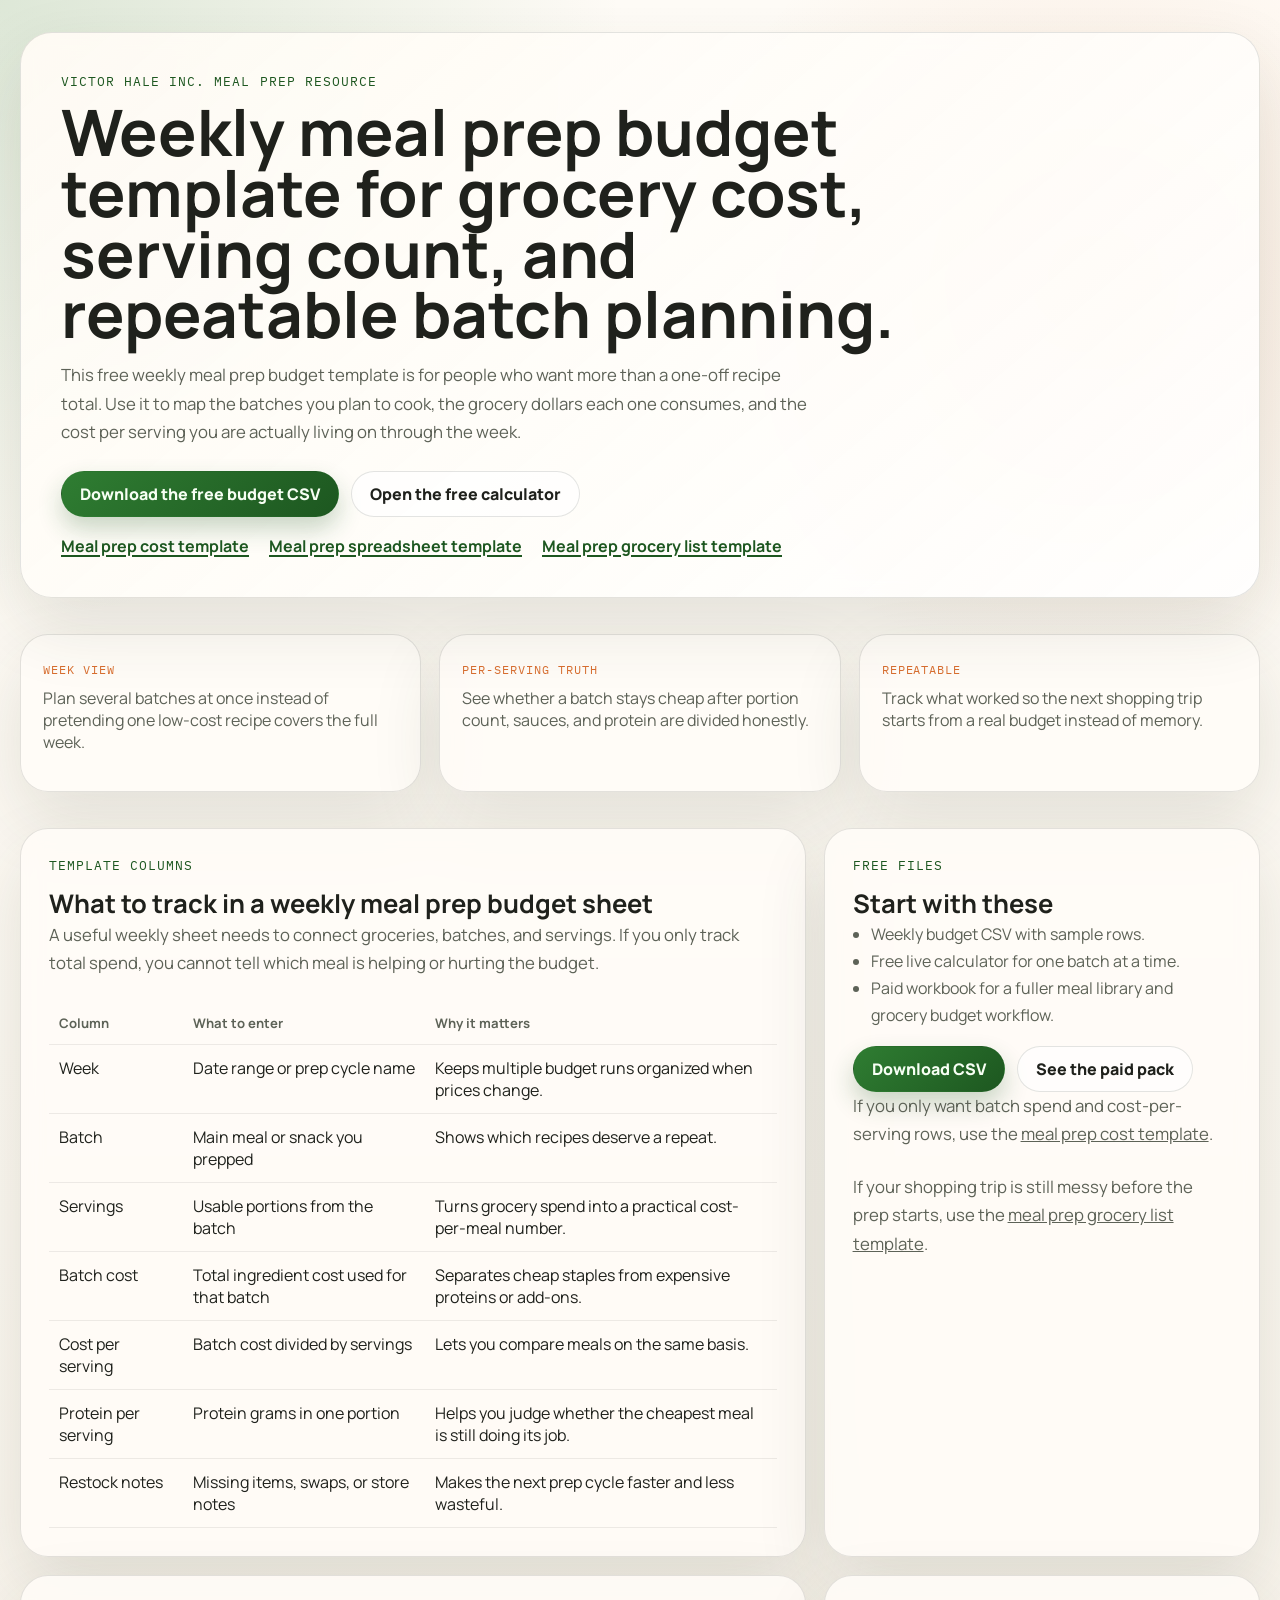
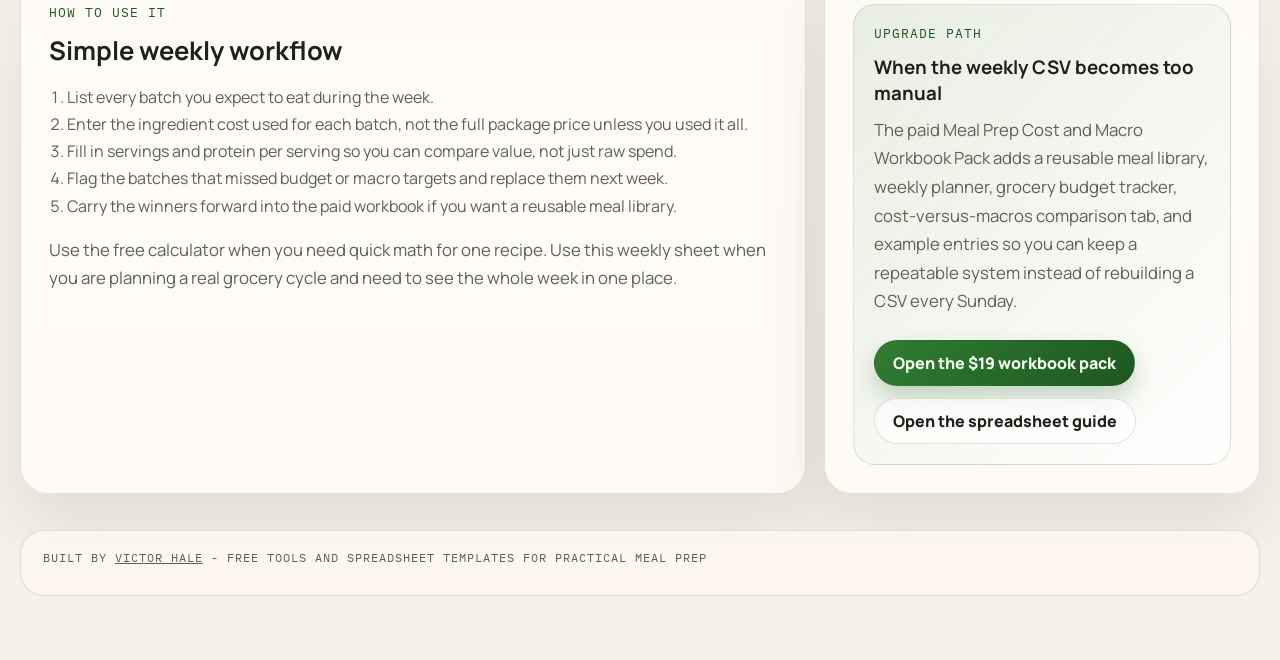
<file: weekly-meal-prep-budget-template.html>
<!doctype html>
<html lang="en">
  <head>
    <meta charset="utf-8">
    <meta name="viewport" content="width=device-width, initial-scale=1">
    <title>Weekly Meal Prep Budget Template</title>
    <meta
      name="description"
      content="Free weekly meal prep budget template with grocery, batch cost, and cost-per-serving columns for planning cheap high-protein weeks."
    >
    <link rel="preconnect" href="https://fonts.googleapis.com">
    <link rel="preconnect" href="https://fonts.gstatic.com" crossorigin>
    <link
      href="https://fonts.googleapis.com/css2?family=Manrope:wght@400;500;700;800&family=IBM+Plex+Mono:wght@400;500&display=swap"
      rel="stylesheet"
    >
    <link rel="stylesheet" href="styles.css">
  </head>
  <body>
    <div class="page-shell article-shell">
      <header class="hero">
        <p class="eyebrow">Victor Hale Inc. Meal Prep Resource</p>
        <h1>Weekly meal prep budget template for grocery cost, serving count, and repeatable batch planning.</h1>
        <p class="hero-copy">
          This free weekly meal prep budget template is for people who want more than a one-off recipe total.
          Use it to map the batches you plan to cook, the grocery dollars each one consumes, and the cost per serving
          you are actually living on through the week.
        </p>
        <div class="hero-actions">
          <a class="button button-primary" href="weekly-meal-prep-budget-template.csv">Download the free budget CSV</a>
          <a class="button button-secondary" href="index.html">Open the free calculator</a>
        </div>
        <div class="resource-links">
          <a href="meal-prep-cost-template.html">Meal prep cost template</a>
          <a href="meal-prep-spreadsheet-template.html">Meal prep spreadsheet template</a>
          <a href="meal-prep-grocery-list-template.html">Meal prep grocery list template</a>
        </div>
      </header>

      <section class="proof-strip" aria-label="Weekly meal prep budget template benefits">
        <article>
          <span>Week view</span>
          <p>Plan several batches at once instead of pretending one low-cost recipe covers the full week.</p>
        </article>
        <article>
          <span>Per-serving truth</span>
          <p>See whether a batch stays cheap after portion count, sauces, and protein are divided honestly.</p>
        </article>
        <article>
          <span>Repeatable</span>
          <p>Track what worked so the next shopping trip starts from a real budget instead of memory.</p>
        </article>
      </section>

      <main class="article-layout">
        <section class="card">
          <div class="card-head">
            <p class="kicker">Template columns</p>
            <h2>What to track in a weekly meal prep budget sheet</h2>
          </div>
          <p class="hero-copy">
            A useful weekly sheet needs to connect groceries, batches, and servings. If you only track total spend,
            you cannot tell which meal is helping or hurting the budget.
          </p>
          <table class="template-table">
            <thead>
              <tr>
                <th>Column</th>
                <th>What to enter</th>
                <th>Why it matters</th>
              </tr>
            </thead>
            <tbody>
              <tr>
                <td>Week</td>
                <td>Date range or prep cycle name</td>
                <td>Keeps multiple budget runs organized when prices change.</td>
              </tr>
              <tr>
                <td>Batch</td>
                <td>Main meal or snack you prepped</td>
                <td>Shows which recipes deserve a repeat.</td>
              </tr>
              <tr>
                <td>Servings</td>
                <td>Usable portions from the batch</td>
                <td>Turns grocery spend into a practical cost-per-meal number.</td>
              </tr>
              <tr>
                <td>Batch cost</td>
                <td>Total ingredient cost used for that batch</td>
                <td>Separates cheap staples from expensive proteins or add-ons.</td>
              </tr>
              <tr>
                <td>Cost per serving</td>
                <td>Batch cost divided by servings</td>
                <td>Lets you compare meals on the same basis.</td>
              </tr>
              <tr>
                <td>Protein per serving</td>
                <td>Protein grams in one portion</td>
                <td>Helps you judge whether the cheapest meal is still doing its job.</td>
              </tr>
              <tr>
                <td>Restock notes</td>
                <td>Missing items, swaps, or store notes</td>
                <td>Makes the next prep cycle faster and less wasteful.</td>
              </tr>
            </tbody>
          </table>
        </section>

        <aside class="card">
          <div class="card-head">
            <p class="kicker">Free files</p>
            <h2>Start with these</h2>
          </div>
          <ul class="check-list">
            <li>Weekly budget CSV with sample rows.</li>
            <li>Free live calculator for one batch at a time.</li>
            <li>Paid workbook for a fuller meal library and grocery budget workflow.</li>
          </ul>
          <div class="hero-actions">
            <a class="button button-primary" href="weekly-meal-prep-budget-template.csv">Download CSV</a>
            <a class="button button-secondary" href="https://victorhale1.gumroad.com/l/czrjg" target="_blank" rel="noopener">See the paid pack</a>
          </div>
          <p class="hero-copy">
            If you only want batch spend and cost-per-serving rows, use the
            <a href="meal-prep-cost-template.html">meal prep cost template</a>.
          </p>
          <p class="hero-copy">
            If your shopping trip is still messy before the prep starts, use the
            <a href="meal-prep-grocery-list-template.html">meal prep grocery list template</a>.
          </p>
        </aside>

        <section class="card">
          <div class="card-head">
            <p class="kicker">How to use it</p>
            <h2>Simple weekly workflow</h2>
          </div>
          <ol class="number-list">
            <li>List every batch you expect to eat during the week.</li>
            <li>Enter the ingredient cost used for each batch, not the full package price unless you used it all.</li>
            <li>Fill in servings and protein per serving so you can compare value, not just raw spend.</li>
            <li>Flag the batches that missed budget or macro targets and replace them next week.</li>
            <li>Carry the winners forward into the paid workbook if you want a reusable meal library.</li>
          </ol>
          <p class="hero-copy">
            Use the free calculator when you need quick math for one recipe. Use this weekly sheet when you are planning
            a real grocery cycle and need to see the whole week in one place.
          </p>
        </section>

        <section class="card">
          <div class="cta-box">
            <p class="kicker">Upgrade path</p>
            <h3>When the weekly CSV becomes too manual</h3>
            <p class="hero-copy">
              The paid Meal Prep Cost and Macro Workbook Pack adds a reusable meal library, weekly planner, grocery budget tracker,
              cost-versus-macros comparison tab, and example entries so you can keep a repeatable system instead of rebuilding a CSV every Sunday.
            </p>
            <div class="hero-actions">
              <a class="button button-primary" href="https://victorhale1.gumroad.com/l/czrjg" target="_blank" rel="noopener">Open the $19 workbook pack</a>
              <a class="button button-secondary" href="meal-prep-spreadsheet-template.html">Open the spreadsheet guide</a>
            </div>
          </div>
        </section>
      </main>

      <footer class="source-note">
        <p>Built by <a href="https://victorhale1.gumroad.com" target="_blank" rel="noopener">Victor Hale</a> - Free tools and spreadsheet templates for practical meal prep</p>
      </footer>
    </div>
  </body>
</html>
</file>
<file: styles.css>
:root {
  --bg: #f6f1e8;
  --paper: rgba(255, 252, 247, 0.88);
  --ink: #1f211c;
  --muted: #5d6257;
  --line: rgba(31, 33, 28, 0.12);
  --accent: #2f7d32;
  --accent-dark: #1d5720;
  --accent-soft: #dff0d4;
  --grain: #d86e2f;
  --shadow: 0 28px 70px rgba(48, 54, 37, 0.12);
}

* {
  box-sizing: border-box;
}

html {
  scroll-behavior: smooth;
}

body {
  margin: 0;
  font-family: "Manrope", sans-serif;
  color: var(--ink);
  background:
    radial-gradient(circle at top left, rgba(47, 125, 50, 0.16), transparent 24%),
    radial-gradient(circle at 85% 12%, rgba(216, 110, 47, 0.12), transparent 18%),
    linear-gradient(180deg, #fffcf7 0%, var(--bg) 100%);
}

a {
  color: inherit;
}

button,
input,
select,
textarea {
  font: inherit;
}

.page-shell {
  width: min(1240px, calc(100% - 32px));
  margin: 0 auto;
  padding: 32px 0 64px;
}

.hero,
.card,
.source-note {
  backdrop-filter: blur(10px);
}

.hero {
  padding: 40px;
  border: 1px solid var(--line);
  border-radius: 32px;
  background: linear-gradient(140deg, rgba(255, 251, 244, 0.96), rgba(255, 255, 255, 0.84));
  box-shadow: var(--shadow);
}

.eyebrow,
.kicker,
.proof-strip span,
.source-note {
  font-family: "IBM Plex Mono", monospace;
  text-transform: uppercase;
  letter-spacing: 0.08em;
}

.eyebrow,
.kicker {
  color: var(--accent-dark);
  font-size: 0.8rem;
  margin: 0 0 12px;
}

h1,
h2,
h3,
p,
ul {
  margin-top: 0;
}

h1 {
  max-width: 900px;
  margin-bottom: 16px;
  font-size: clamp(2.6rem, 5vw, 5.2rem);
  line-height: 0.95;
}

.hero-copy {
  max-width: 760px;
  margin-bottom: 24px;
  color: var(--muted);
  font-size: 1.05rem;
  line-height: 1.7;
}

.hero-actions {
  display: flex;
  flex-wrap: wrap;
  gap: 12px;
}

.resource-links {
  display: flex;
  flex-wrap: wrap;
  gap: 12px 20px;
  margin-top: 18px;
}

.resource-links a {
  color: var(--accent-dark);
  font-weight: 700;
  text-decoration-thickness: 2px;
  text-underline-offset: 0.18em;
}

.button,
.icon-button {
  display: inline-flex;
  align-items: center;
  justify-content: center;
  min-height: 46px;
  padding: 0 18px;
  border-radius: 999px;
  border: 1px solid var(--line);
  text-decoration: none;
  font-weight: 800;
  transition: transform 160ms ease, box-shadow 160ms ease;
  cursor: pointer;
}

.button:hover,
.icon-button:hover {
  transform: translateY(-1px);
}

.button-primary {
  color: #f7fff4;
  background: linear-gradient(135deg, var(--accent), var(--accent-dark));
  border-color: transparent;
  box-shadow: 0 12px 24px rgba(29, 87, 32, 0.24);
}

.button-secondary,
.icon-button {
  background: rgba(255, 255, 255, 0.66);
}

.proof-strip,
.content-grid,
.results-panel,
.summary-grid,
.workflow-list {
  display: grid;
  gap: 18px;
}

.proof-strip {
  margin: 18px 0;
  grid-template-columns: repeat(3, minmax(0, 1fr));
}

.proof-strip article,
.card {
  border: 1px solid var(--line);
  border-radius: 28px;
  background: var(--paper);
  box-shadow: var(--shadow);
}

.proof-strip article {
  padding: 22px;
}

.proof-strip span {
  display: inline-block;
  margin-bottom: 10px;
  color: var(--grain);
  font-size: 0.75rem;
}

.proof-strip p,
.micro-note,
.workflow-list p,
.bullet-list,
.source-note,
.summary-text,
.stack-item p,
.hero-copy {
  color: var(--muted);
}

.content-grid {
  grid-template-columns: minmax(0, 1.55fr) minmax(300px, 0.88fr);
  align-items: start;
}

.card {
  padding: 28px;
}

.calculator-card {
  grid-row: span 2;
}

.card-head h2,
.panel-head h3,
.table-head h3 {
  margin-bottom: 0;
  font-size: clamp(1.45rem, 2vw, 2.35rem);
}

.recipe-head,
.table-head {
  display: flex;
  gap: 14px;
  align-items: end;
  justify-content: space-between;
}

.recipe-head {
  margin: 24px 0 18px;
  flex-wrap: wrap;
}

.recipe-head label {
  flex: 1 1 240px;
}

.table-card,
.panel,
.result-box,
.workflow-list article {
  border: 1px solid var(--line);
  border-radius: 22px;
  background: rgba(255, 255, 255, 0.66);
}

.table-card,
.panel,
.workflow-list article {
  padding: 20px;
}

label {
  display: grid;
  gap: 8px;
  font-weight: 600;
}

input,
select,
textarea {
  width: 100%;
  padding: 13px 14px;
  border: 1px solid rgba(31, 33, 28, 0.14);
  border-radius: 16px;
  background: rgba(255, 255, 255, 0.92);
}

.ingredient-table-wrap {
  overflow-x: auto;
  margin-top: 18px;
}

.ingredient-table {
  width: 100%;
  min-width: 980px;
  border-collapse: collapse;
}

.ingredient-table th,
.ingredient-table td {
  padding: 10px 8px;
  border-bottom: 1px solid rgba(31, 33, 28, 0.08);
  text-align: left;
  vertical-align: top;
}

.ingredient-table th {
  font-size: 0.82rem;
  color: var(--muted);
}

.ingredient-table td:first-child {
  min-width: 180px;
}

.ingredient-table td:last-child {
  width: 60px;
}

.icon-button {
  min-height: 40px;
  width: 40px;
  padding: 0;
}

.results-panel {
  margin: 18px 0;
  grid-template-columns: repeat(2, minmax(0, 1fr));
}

.result-box {
  padding: 18px;
}

.result-box span {
  display: block;
  margin-bottom: 8px;
  color: var(--muted);
  font-size: 0.82rem;
}

.result-box strong {
  font-size: clamp(1.32rem, 2vw, 1.9rem);
}

.result-box.accent {
  background: linear-gradient(135deg, rgba(47, 125, 50, 0.16), rgba(223, 240, 212, 0.75));
}

.summary-grid {
  grid-template-columns: repeat(2, minmax(0, 1fr));
}

.stack-list {
  display: grid;
  gap: 12px;
}

.stack-item {
  padding: 14px 16px;
  border: 1px solid rgba(31, 33, 28, 0.08);
  border-radius: 18px;
  background: rgba(255, 255, 255, 0.82);
}

.stack-item div {
  display: flex;
  justify-content: space-between;
  gap: 12px;
  margin-bottom: 6px;
}

.stack-item strong {
  font-size: 1rem;
}

.stack-item span,
.empty-state {
  color: var(--muted);
}

.empty-state {
  margin: 0;
  line-height: 1.6;
}

.copy-panel {
  margin-top: 18px;
}

textarea {
  min-height: 170px;
  resize: vertical;
  margin: 12px 0 16px;
}

.bullet-list {
  padding-left: 18px;
  line-height: 1.7;
}

.source-note {
  margin-top: 18px;
  padding: 18px 22px;
  border: 1px solid var(--line);
  border-radius: 24px;
  background: rgba(255, 248, 241, 0.8);
  font-size: 0.78rem;
}

.article-shell {
  display: grid;
  gap: 18px;
}

.article-layout {
  display: grid;
  grid-template-columns: minmax(0, 1.35fr) minmax(280px, 0.75fr);
  gap: 18px;
  align-items: start;
}

.article-layout .card {
  height: 100%;
}

.check-list,
.number-list {
  padding-left: 18px;
  line-height: 1.7;
  color: var(--muted);
}

.template-table {
  width: 100%;
  border-collapse: collapse;
  margin-top: 16px;
}

.template-table th,
.template-table td {
  padding: 12px 10px;
  border-bottom: 1px solid rgba(31, 33, 28, 0.08);
  text-align: left;
  vertical-align: top;
}

.template-table th {
  font-size: 0.82rem;
  color: var(--muted);
}

.cta-box {
  border: 1px solid var(--line);
  border-radius: 22px;
  padding: 20px;
  background: linear-gradient(135deg, rgba(47, 125, 50, 0.1), rgba(255, 255, 255, 0.82));
}

.cta-box h3 {
  margin-bottom: 10px;
}

@media (max-width: 960px) {
  .article-layout {
    grid-template-columns: 1fr;
  }
}

@media (max-width: 960px) {
  .content-grid,
  .proof-strip,
  .summary-grid,
  .results-panel {
    grid-template-columns: 1fr;
  }

  .hero,
  .card {
    padding: 24px;
  }

  .page-shell {
    width: min(100% - 20px, 1240px);
    padding-top: 20px;
  }
}
</file>
